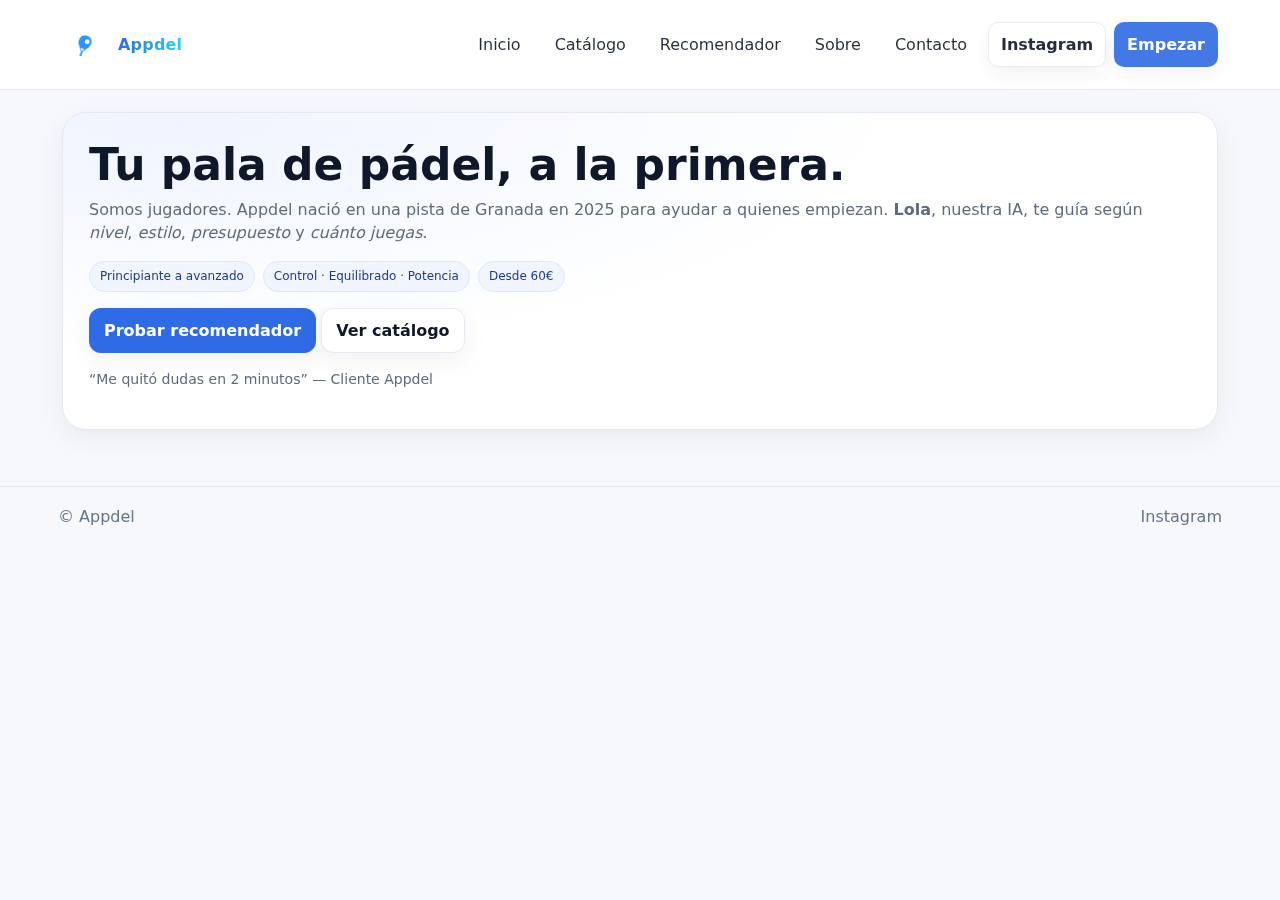
<file: appdel_diag_build_v1/index.html>
<!doctype html><html lang="es"><head>
<meta charset="utf-8"><meta name="viewport" content="width=device-width,initial-scale=1">
<title>Appdel</title>
<meta name="theme-color" content="#2E6BE5">
<link rel="stylesheet" href="assets/styles.css">
<script defer src="assets/app.js"></script>
</head><body>
<header class="header"><div class="wrap nav">
  <a href="index.html" class="logo" aria-label="Inicio"><img src="assets/logo.png" alt="Logo Appdel"><span class="brand">Appdel</span></a>
  <button class="hamb" aria-label="Abrir menú">☰</button>
  <nav class="navlinks" aria-label="Navegación principal">
    <a href="index.html">Inicio</a><a href="palas.html">Catálogo</a><a href="recomendador.html">Recomendador</a><a href="sobre.html">Sobre</a><a href="contacto.html">Contacto</a>
    <a class="btn ghost" href="https://www.instagram.com/appdel_" target="_blank" rel="noopener">Instagram</a>
    <a class="btn" href="recomendador.html">Empezar</a>
  </nav>
</div></header>

<main class="wrap">
  <section class="card reveal hero-text">
    <h1>Tu pala de pádel, a la primera.</h1>
    <p class="lead">Somos jugadores. Appdel nació en una pista de Granada en 2025 para ayudar a quienes empiezan. <strong>Lola</strong>, nuestra IA, te guía según <em>nivel</em>, <em>estilo</em>, <em>presupuesto</em> y <em>cuánto juegas</em>.</p>
    <div class="chips" style="margin:8px 0 14px">
      <span class="badge">Principiante a avanzado</span>
      <span class="badge">Control · Equilibrado · Potencia</span>
      <span class="badge">Desde 60€</span>
    </div>
    <p><a class="btn" href="recomendador.html">Probar recomendador</a> <a class="btn ghost" href="palas.html">Ver catálogo</a></p>
    <p style="color:var(--muted);margin-top:10px;font-size:14px">“Me quitó dudas en 2 minutos” — Cliente Appdel</p>
  </section>
</main>

<footer class="footer"><div class="wrap foot"><span>© Appdel</span><a href="https://www.instagram.com/appdel_" target="_blank" rel="noopener">Instagram</a></div></footer>
</body></html>
</file>
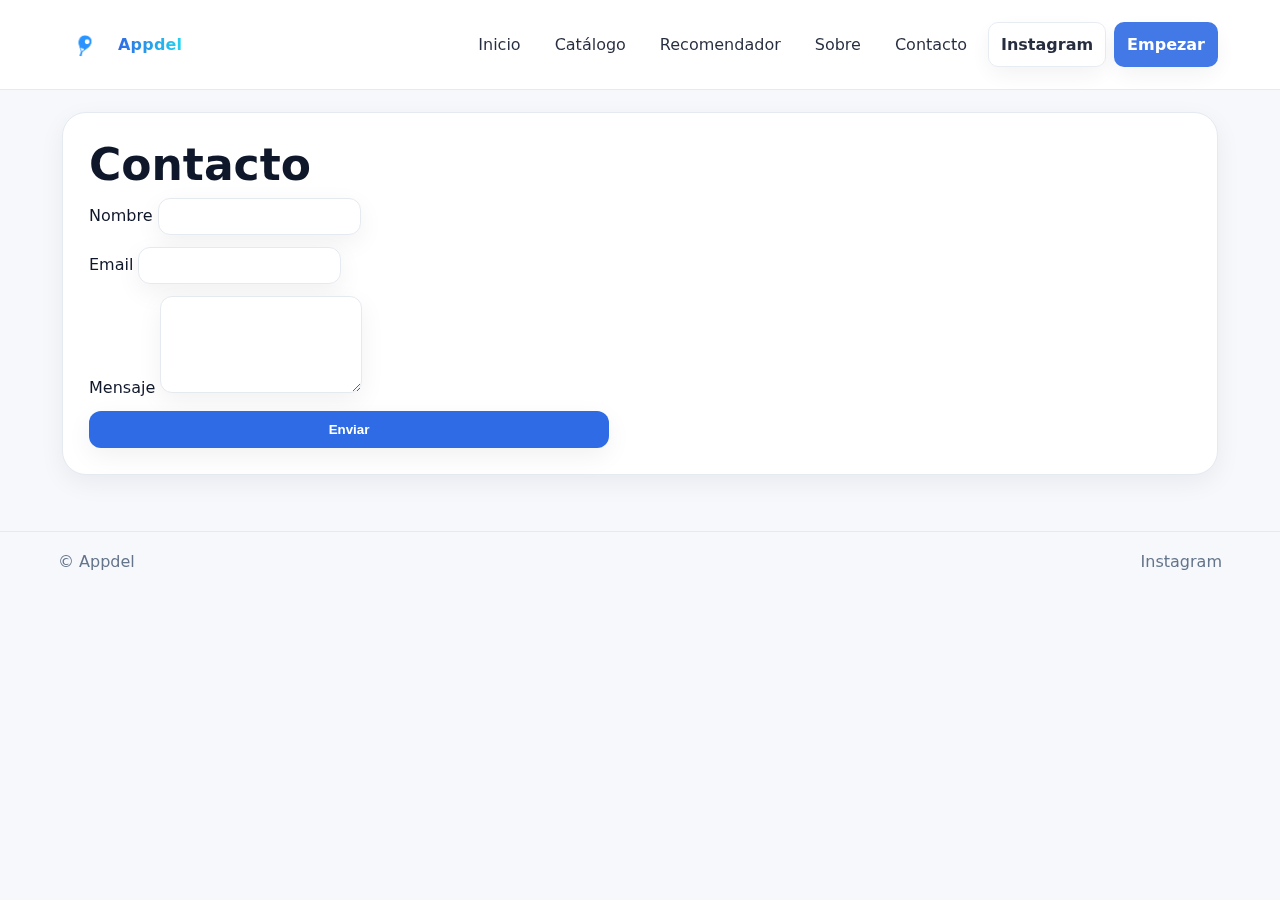
<file: appdel_diag_build_v1/contacto.html>
<!doctype html><html lang="es"><head>
<meta charset="utf-8"><meta name="viewport" content="width=device-width,initial-scale=1"><title>Contacto | Appdel</title>
<meta name="theme-color" content="#2E6BE5"><link rel="stylesheet" href="assets/styles.css"><script defer src="assets/app.js"></script></head><body>
<header class="header"><div class="wrap nav">
  <a href="index.html" class="logo" aria-label="Inicio"><img src="assets/logo.png" alt="Logo Appdel"><span class="brand">Appdel</span></a>
  <button class="hamb" aria-label="Abrir menú">☰</button>
  <nav class="navlinks" aria-label="Navegación principal">
    <a href="index.html">Inicio</a><a href="palas.html">Catálogo</a><a href="recomendador.html">Recomendador</a><a href="sobre.html">Sobre</a><a href="contacto.html">Contacto</a>
    <a class="btn ghost" href="https://www.instagram.com/appdel_" target="_blank" rel="noopener">Instagram</a>
    <a class="btn" href="recomendador.html">Empezar</a>
  </nav>
</div></header>
<main class="wrap">
  <section class="card reveal"><h1>Contacto</h1>
    <form action="https://formsubmit.co/juanantoniov20@gmail.com" method="POST" style="display:grid;gap:12px;max-width:520px">
      <input type="hidden" name="_subject" value="Nueva solicitud desde Appdel">
      <input type="hidden" name="_captcha" value="false">
      <input type="hidden" name="_template" value="table">
      <input type="hidden" name="_next" value="gracias.html">
      <label>Nombre <input class="input" name="name" required></label>
      <label>Email <input class="input" type="email" name="email" required></label>
      <label>Mensaje <textarea class="input" name="message" rows="5" required></textarea></label>
      <button class="btn" type="submit">Enviar</button>
    </form>
  </section>
</main>
<footer class="footer"><div class="wrap foot"><span>© Appdel</span><a href="https://www.instagram.com/appdel_" target="_blank" rel="noopener">Instagram</a></div></footer>
<script>
  // Prefill desde catálogo
  const pre = sessionStorage.getItem('prefill'); if(pre){ const ta=document.querySelector('textarea[name=message]'); if(ta) ta.value=pre; sessionStorage.removeItem('prefill'); }
</script>
</body></html>
</file>
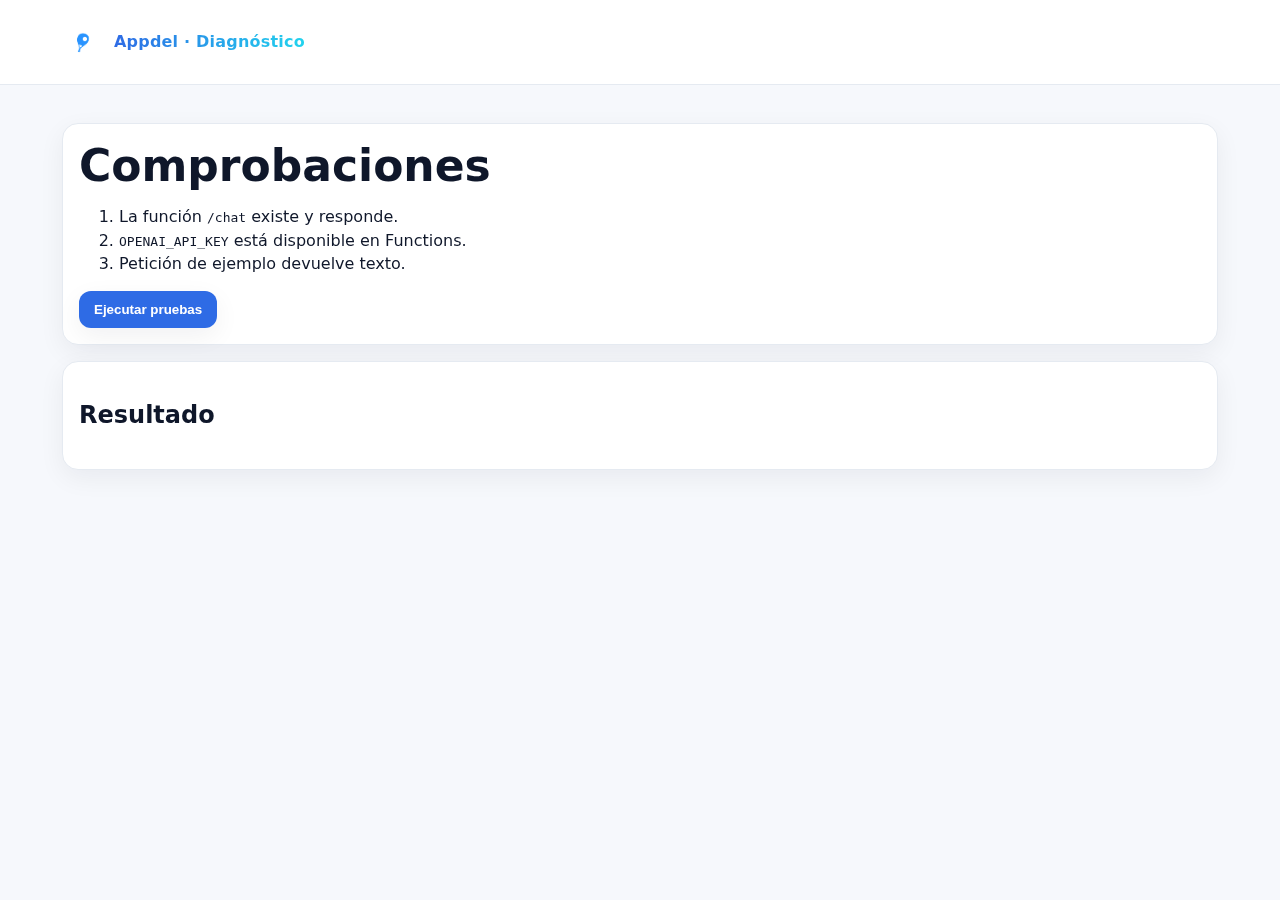
<file: appdel_diag_build_v1/diag.html>
<!doctype html><html lang="es"><head>
<meta charset="utf-8"><meta name="viewport" content="width=device-width,initial-scale=1">
<title>Diagnóstico Appdel</title>
<link rel="stylesheet" href="assets/styles.css">
<style>
.box{background:#fff;border:1px solid var(--stroke);border-radius:16px;padding:16px;box-shadow:var(--shadow);margin:16px 0}
.ok{color:#16a34a;font-weight:700}.bad{color:#dc2626;font-weight:700}
pre{white-space:pre-wrap;word-break:break-word;background:#f8fafc;border:1px solid var(--stroke);border-radius:12px;padding:10px}
</style>
</head><body>
<header class="header"><div class="wrap nav"><div class="logo"><img src="assets/logo.png" alt="Appdel" style="height:40px"><span class="brand">Appdel · Diagnóstico</span></div></div></header>
<main class="wrap">
  <section class="box">
    <h1>Comprobaciones</h1>
    <ol>
      <li>La función <code>/chat</code> existe y responde.</li>
      <li><code>OPENAI_API_KEY</code> está disponible en Functions.</li>
      <li>Petición de ejemplo devuelve texto.</li>
    </ol>
    <button class="btn" id="run">Ejecutar pruebas</button>
  </section>

  <section class="box"><h2>Resultado</h2>
    <div id="out"></div>
  </section>
</main>
<script>
const out = document.getElementById('out');
function log(html){ const p=document.createElement('div'); p.innerHTML=html; out.appendChild(p); }

document.getElementById('run').onclick = async () => {
  out.innerHTML = '';
  // 1) Health
  try{
    const r = await fetch('/.netlify/functions/health');
    const j = await r.json();
    log(`<p>Health: <span class="${j.ok?'ok':'bad'}">${j.ok?'OK':'NO KEY'}</span> · Modelo: <code>${j.model}</code></p>`);
  }catch(e){ log('<p class="bad">Health error</p>'); }

  // 2) HEAD to chat (should be 405), then POST
  try{
    const r = await fetch('/.netlify/functions/chat');
    log(`<p>Chat GET → ${r.status} (esperado 405)</p>`);
  }catch(e){ log('<p class="bad">Chat GET error</p>'); }

  try{
    const r = await fetch('/.netlify/functions/chat', {
      method:'POST',
      headers:{'Content-Type':'application/json'},
      body: JSON.stringify({ level:'intermediate', budget:120, style:'control', freq:3, recommendations:[] })
    });
    const t = await r.text();
    let txt = t;
    try{ const j = JSON.parse(t); txt = j.text || j.error || t; }catch{}
    const ok = r.ok;
    log(`<p>Chat POST → <span class="${ok?'ok':'bad'}">${ok?'OK':'ERROR '+r.status}</span></p><pre>${txt}</pre>`);
  }catch(e){ log('<p class="bad">Chat POST error</p><pre>'+e.message+'</pre>'); }
};
</script>
</body></html>
</file>
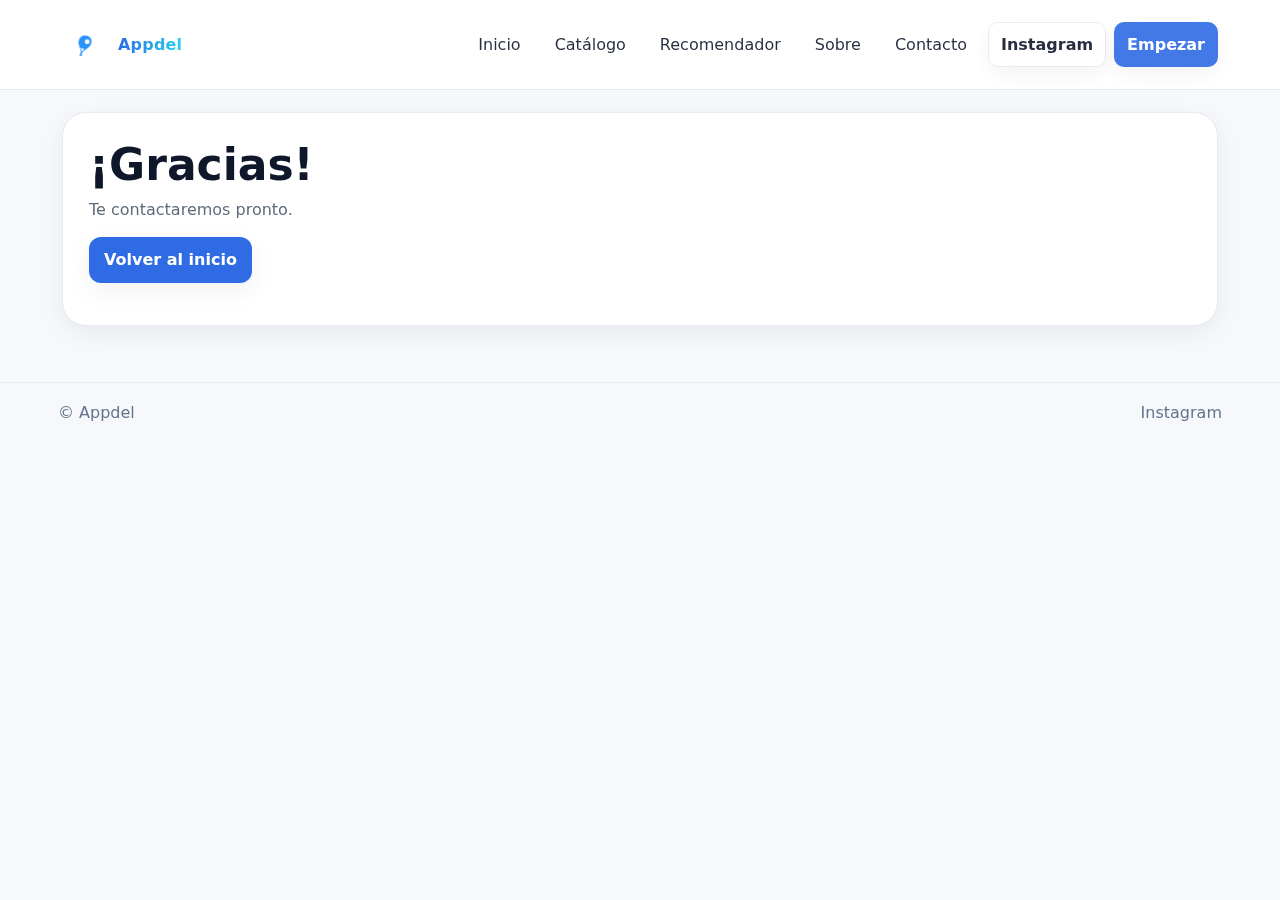
<file: appdel_diag_build_v1/gracias.html>
<!doctype html><html lang="es"><head>
<meta charset="utf-8"><meta name="viewport" content="width=device-width,initial-scale=1"><title>Gracias | Appdel</title>
<meta name="theme-color" content="#2E6BE5"><link rel="stylesheet" href="assets/styles.css"><script defer src="assets/app.js"></script></head><body>
<header class="header"><div class="wrap nav">
  <a href="index.html" class="logo" aria-label="Inicio"><img src="assets/logo.png" alt="Logo Appdel"><span class="brand">Appdel</span></a>
  <button class="hamb" aria-label="Abrir menú">☰</button>
  <nav class="navlinks" aria-label="Navegación principal">
    <a href="index.html">Inicio</a><a href="palas.html">Catálogo</a><a href="recomendador.html">Recomendador</a><a href="sobre.html">Sobre</a><a href="contacto.html">Contacto</a>
    <a class="btn ghost" href="https://www.instagram.com/appdel_" target="_blank" rel="noopener">Instagram</a>
    <a class="btn" href="recomendador.html">Empezar</a>
  </nav>
</div></header>
<main class="wrap">
  <section class="card reveal"><h1>¡Gracias!</h1><p class="lead">Te contactaremos pronto.</p>
    <p><a class="btn" href="index.html">Volver al inicio</a></p>
  </section>
</main>
<footer class="footer"><div class="wrap foot"><span>© Appdel</span><a href="https://www.instagram.com/appdel_" target="_blank" rel="noopener">Instagram</a></div></footer>
</body></html>
</file>
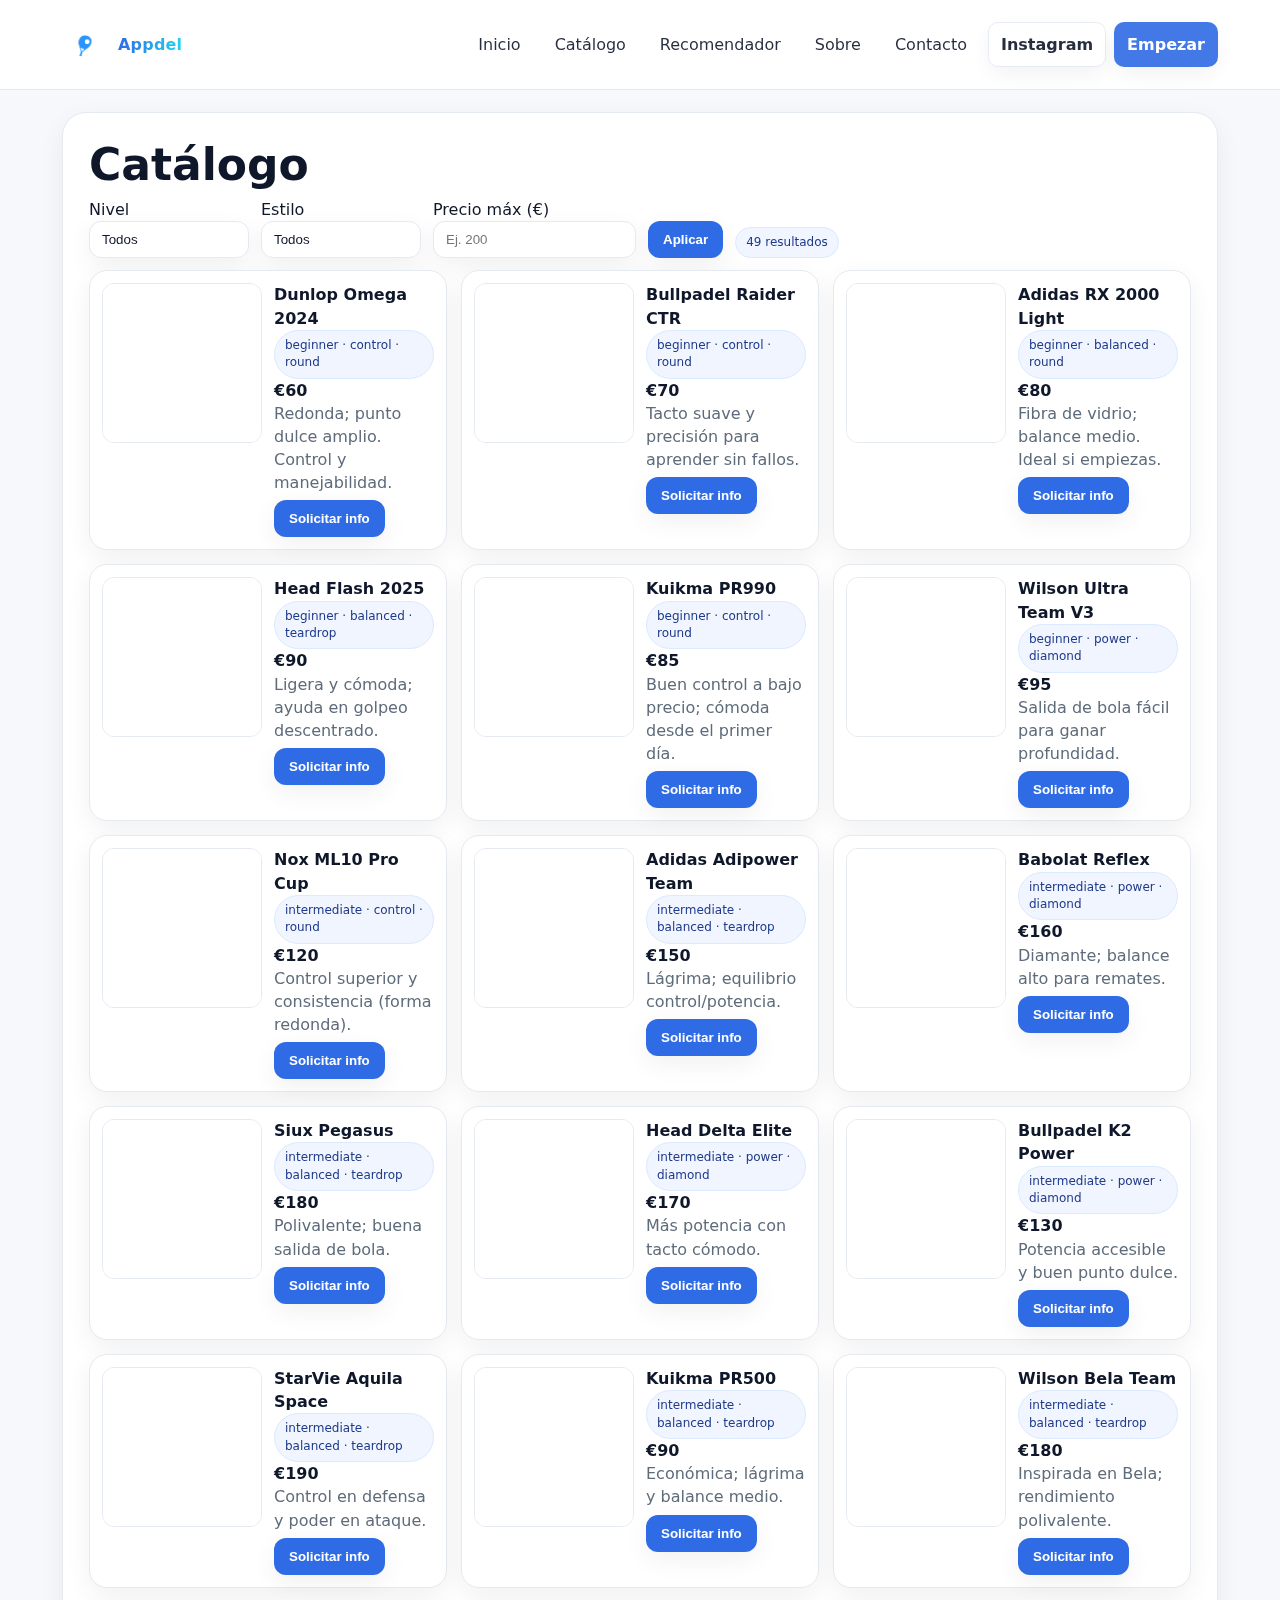
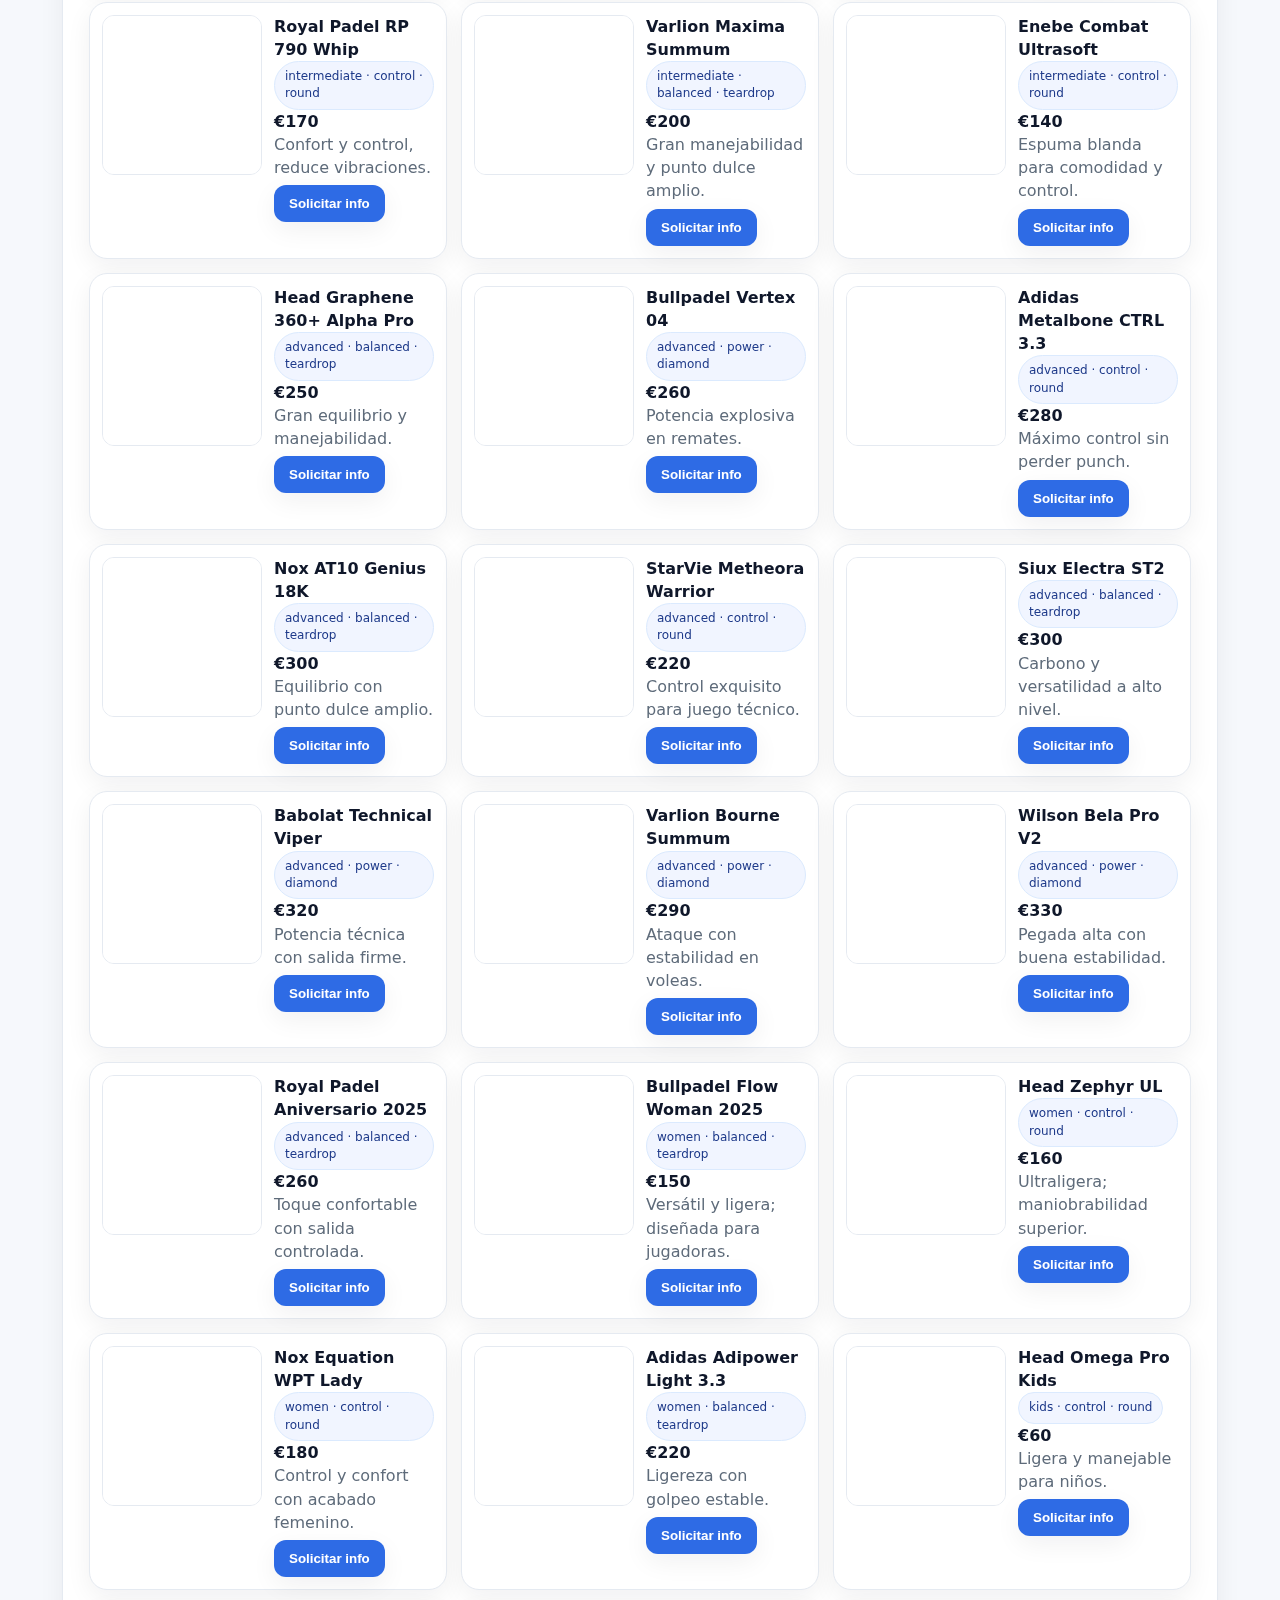
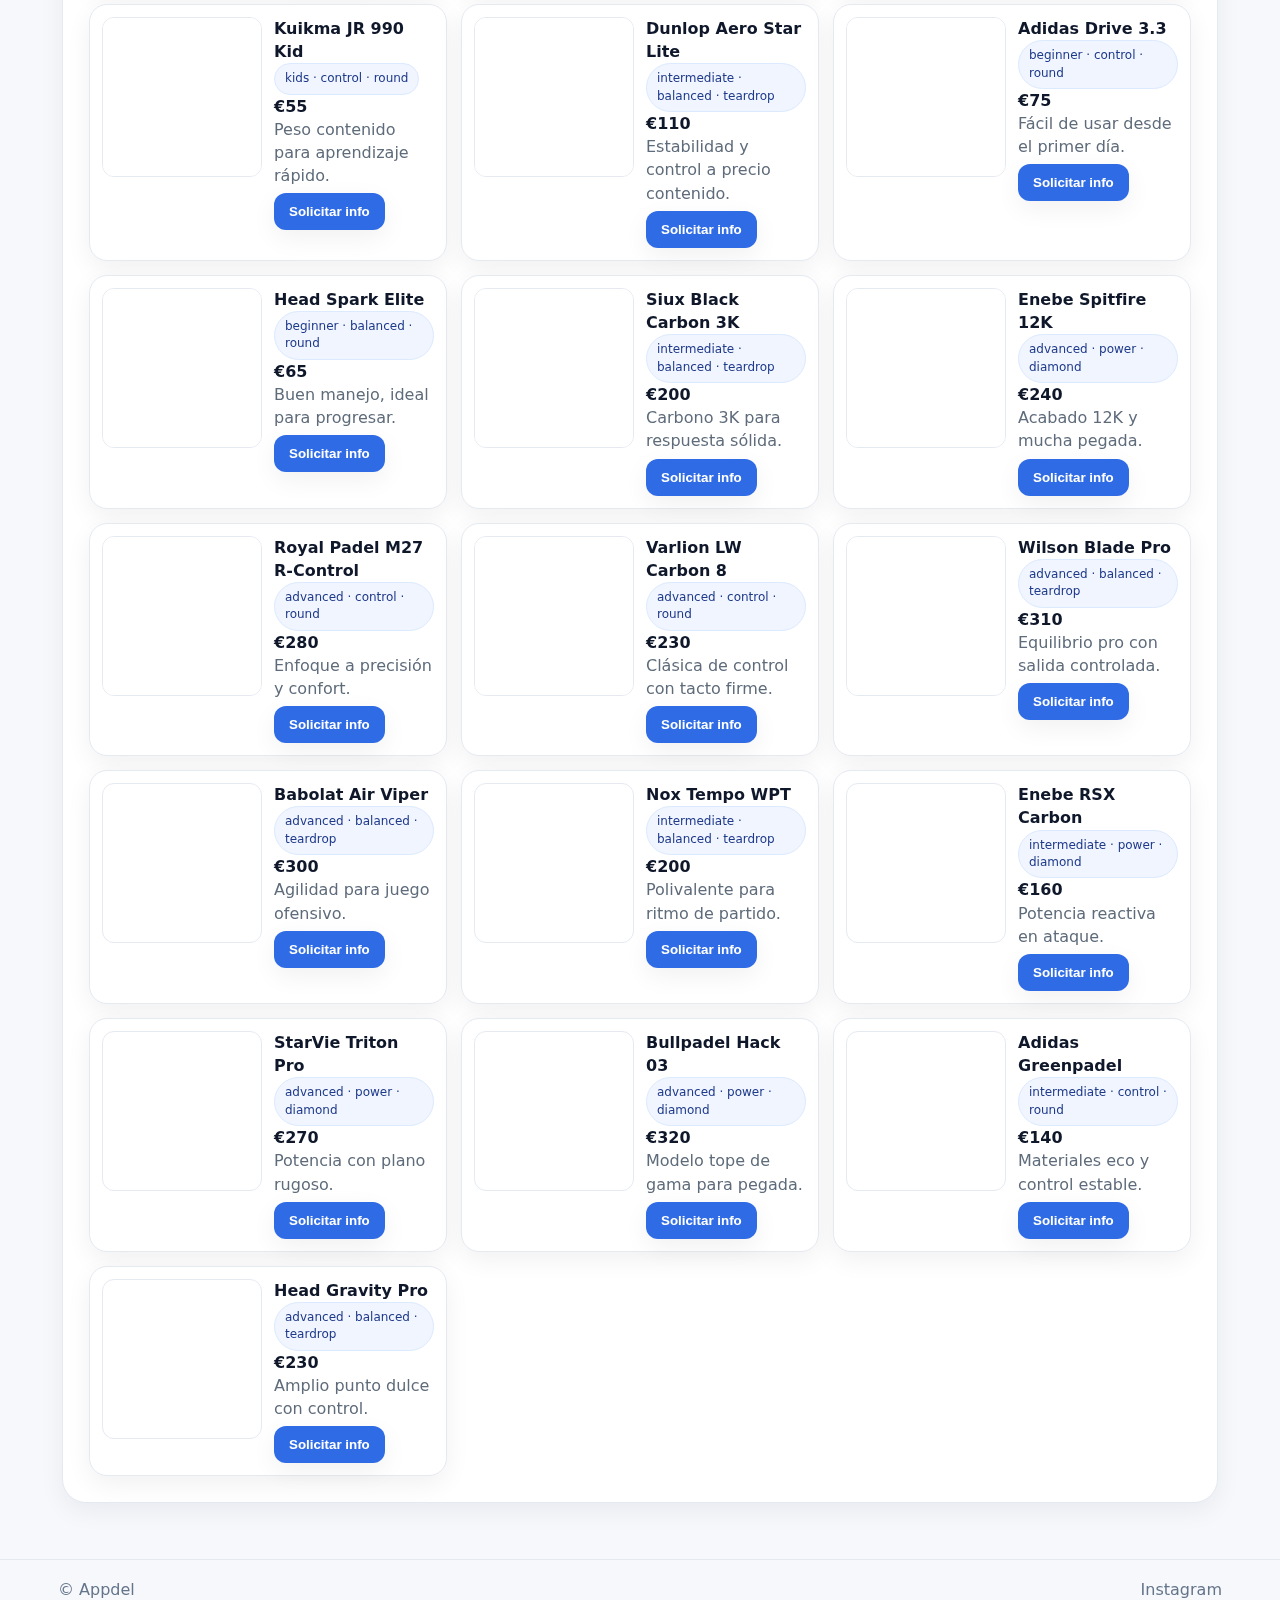
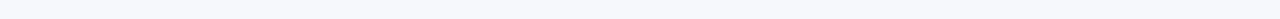
<file: appdel_diag_build_v1/palas.html>
<!doctype html><html lang="es"><head>
<meta charset="utf-8"><meta name="viewport" content="width=device-width,initial-scale=1"><title>Catálogo | Appdel</title>
<meta name="theme-color" content="#2E6BE5"><link rel="stylesheet" href="assets/styles.css"><script defer src="assets/app.js"></script></head><body>
<header class="header"><div class="wrap nav">
  <a href="index.html" class="logo" aria-label="Inicio"><img src="assets/logo.png" alt="Logo Appdel"><span class="brand">Appdel</span></a>
  <button class="hamb" aria-label="Abrir menú">☰</button>
  <nav class="navlinks" aria-label="Navegación principal">
    <a href="index.html">Inicio</a><a href="palas.html">Catálogo</a><a href="recomendador.html">Recomendador</a><a href="sobre.html">Sobre</a><a href="contacto.html">Contacto</a>
    <a class="btn ghost" href="https://www.instagram.com/appdel_" target="_blank" rel="noopener">Instagram</a>
    <a class="btn" href="recomendador.html">Empezar</a>
  </nav>
</div></header>
<main class="wrap">
  <section class="card reveal"><h1>Catálogo</h1>
    <div class="filters">
      <label> Nivel<br>
        <select id="f-level"><option value="">Todos</option><option value="beginner">Principiante</option><option value="intermediate">Intermedio</option><option value="advanced">Avanzado</option><option value="women">Mujer</option><option value="kids">Junior</option></select>
      </label>
      <label> Estilo<br>
        <select id="f-style"><option value="">Todos</option><option value="control">Control</option><option value="balanced">Equilibrado</option><option value="power">Potencia</option></select>
      </label>
      <label> Precio máx (€)<br><input id="f-price" class="input" type="number" min="0" step="10" placeholder="Ej. 200"></label>
      <button id="f-apply" class="btn" type="button">Aplicar</button>
      <span class="badge" id="count">0 resultados</span>
    </div>
    <div id="catalog" class="catalog"></div>
  </section>
</main>
<footer class="footer"><div class="wrap foot"><span>© Appdel</span><a href="https://www.instagram.com/appdel_" target="_blank" rel="noopener">Instagram</a></div></footer>
<script src="assets/data.js"></script>
<script>
  function render(items){
    const el=document.getElementById('catalog'); const count=document.getElementById('count'); el.innerHTML='';
    (items||[]).forEach(x=>{
      const card=document.createElement('div'); card.className='tile';
      card.innerHTML=`<img alt="Pala ${x.brand} ${x.model}" src="${x.img}" width="160" height="160" loading="lazy" decoding="async">
        <div class="meta">
          <div style="font-weight:700">${x.brand} ${x.model}</div>
          <div class="badge">${x.level} · ${x.style} · ${x.shape||''}</div>
          <div class="price">€${x.price}</div>
          <div style="color:var(--muted)">${x.description||''}</div>
          <div class="buy" style="margin-top:6px"><button class="btn" data-buy="${x.brand} ${x.model}">Solicitar info</button></div>
        </div>`;
      el.appendChild(card);
    });
    if(count) count.textContent=(items||[]).length+' resultados';
    el.querySelectorAll('[data-buy]').forEach(btn=>{
      btn.addEventListener('click', (e)=>{
        const p = e.currentTarget.getAttribute('data-buy');
        sessionStorage.setItem('prefill','Hola, me interesa la pala '+p+'. ¿Disponibilidad y precio?');
        window.location.href='contacto.html';
      });
    });
  }
  function apply(){
    const lv=document.getElementById('f-level').value; const st=document.getElementById('f-style').value; const max=parseFloat(document.getElementById('f-price').value||'0');
    const filtered=(window.RACKETS||[]).filter(x=> (lv?x.level===lv:true) && (st?x.style===st:true) && (max?x.price<=max:true));
    render(filtered);
  }
  document.getElementById('f-apply').addEventListener('click', apply);
  render(window.RACKETS||[]);
</script>
</body></html>
</file>
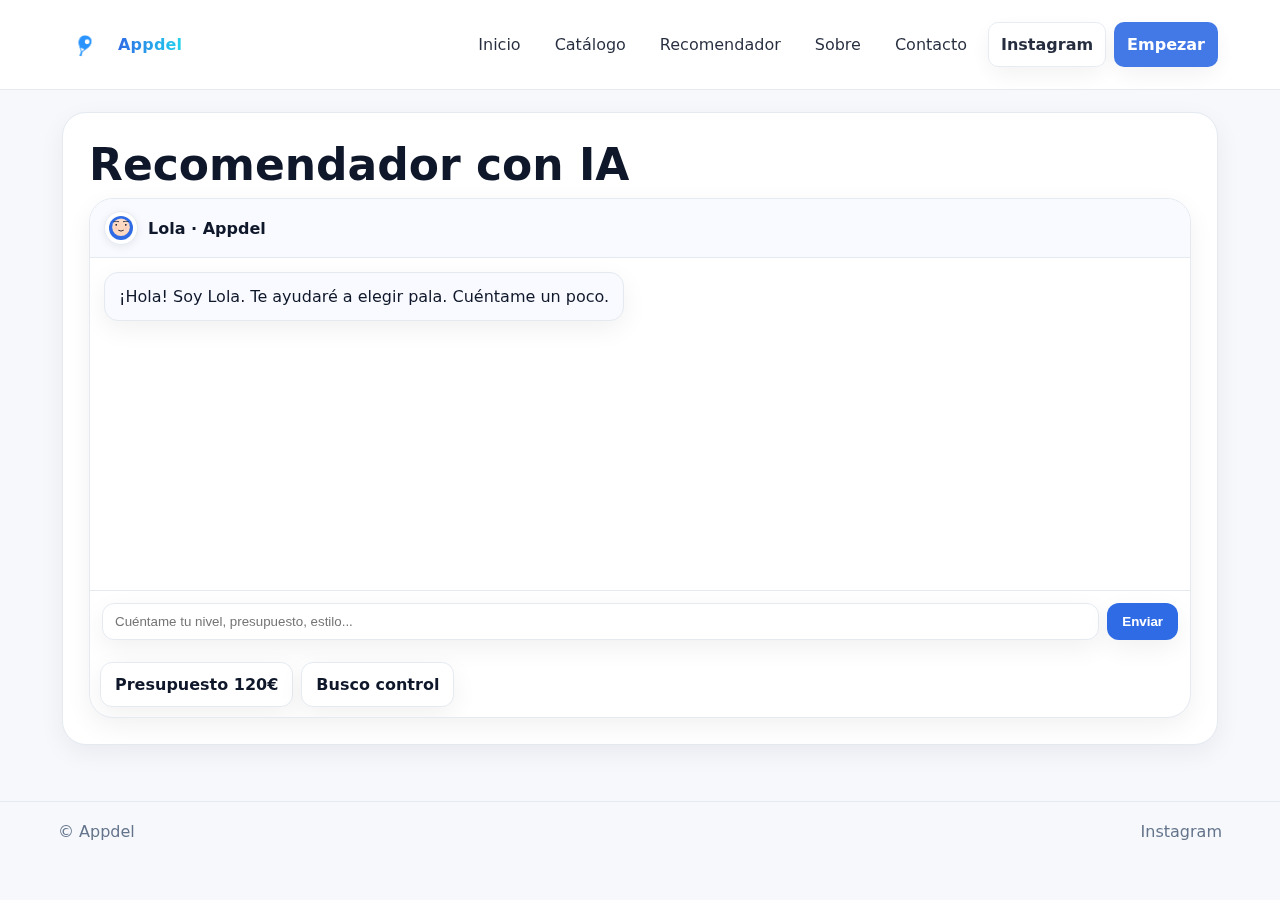
<file: appdel_diag_build_v1/recomendador.html>
<!doctype html><html lang="es"><head>
<meta charset="utf-8"><meta name="viewport" content="width=device-width,initial-scale=1"><title>Recomendador | Appdel</title>
<meta name="theme-color" content="#2E6BE5"><link rel="stylesheet" href="assets/styles.css"><script defer src="assets/app.js"></script></head><body>
<header class="header"><div class="wrap nav">
  <a href="index.html" class="logo" aria-label="Inicio"><img src="assets/logo.png" alt="Logo Appdel"><span class="brand">Appdel</span></a>
  <button class="hamb" aria-label="Abrir menú">☰</button>
  <nav class="navlinks" aria-label="Navegación principal">
    <a href="index.html">Inicio</a><a href="palas.html">Catálogo</a><a href="recomendador.html">Recomendador</a><a href="sobre.html">Sobre</a><a href="contacto.html">Contacto</a>
    <a class="btn ghost" href="https://www.instagram.com/appdel_" target="_blank" rel="noopener">Instagram</a>
    <a class="btn" href="recomendador.html">Empezar</a>
  </nav>
</div></header>
<main class="wrap">
  <section class="card reveal"><h1>Recomendador con IA</h1>
    <div class="chat">
      <div class="chat-hd"><img class="agent" id="avatarLola" src="assets/avatars/lola-smile.svg" alt="Lola avatar"><strong>Lola · Appdel</strong></div>
      <div class="chat-body" id="chat"></div>
      <div class="chat-in"><input id="input" class="input field" placeholder="Cuéntame tu nivel, presupuesto, estilo..." /><button id="send" class="btn">Enviar</button></div>
      <div class="chips" id="chips" style="padding:10px"><span class="btn ghost">Presupuesto 120€</span><span class="btn ghost">Busco control</span></div>
    </div>
  </section>
</main>
<footer class="footer"><div class="wrap foot"><span>© Appdel</span><a href="https://www.instagram.com/appdel_" target="_blank" rel="noopener">Instagram</a></div></footer>
<script src="assets/data.js"></script>
<script type="module" src="assets/chat.js"></script>
<script>
  const chat=document.getElementById('chat'); const input=document.getElementById('input'); const send=document.getElementById('send');
  function say(t,who='ai'){const m=document.createElement('div');m.className='msg '+(who==='ai'?'ai':'me');m.textContent=t;chat.appendChild(m);chat.scrollTop=chat.scrollHeight;}
  async function handle(t){
    if(!t) return;
    const ava = document.getElementById('avatarLola'); if(ava) ava.src='assets/avatars/lola-thinking.svg';
    say(t,'me'); input.value='';
    const recs=(window.RACKETS||[]).slice(0,3);
    try{ const mod=await import('./assets/chat.js'); const text = await mod.appdelChat({level:'intermediate',budget:120,style:'control',freq:3,recommendations:recs}); say(text); }
    catch(e){ say('No puedo conectar ahora.'); console.error(e); }
    finally{ if(ava) ava.src='assets/avatars/lola-smile.svg'; }
  }
  send.onclick=()=>handle(input.value.trim()); input.addEventListener('keydown',e=>{if(e.key==='Enter'){e.preventDefault();send.click();}});
  say('¡Hola! Soy Lola. Te ayudaré a elegir pala. Cuéntame un poco.');
</script>
</body></html>
</file>
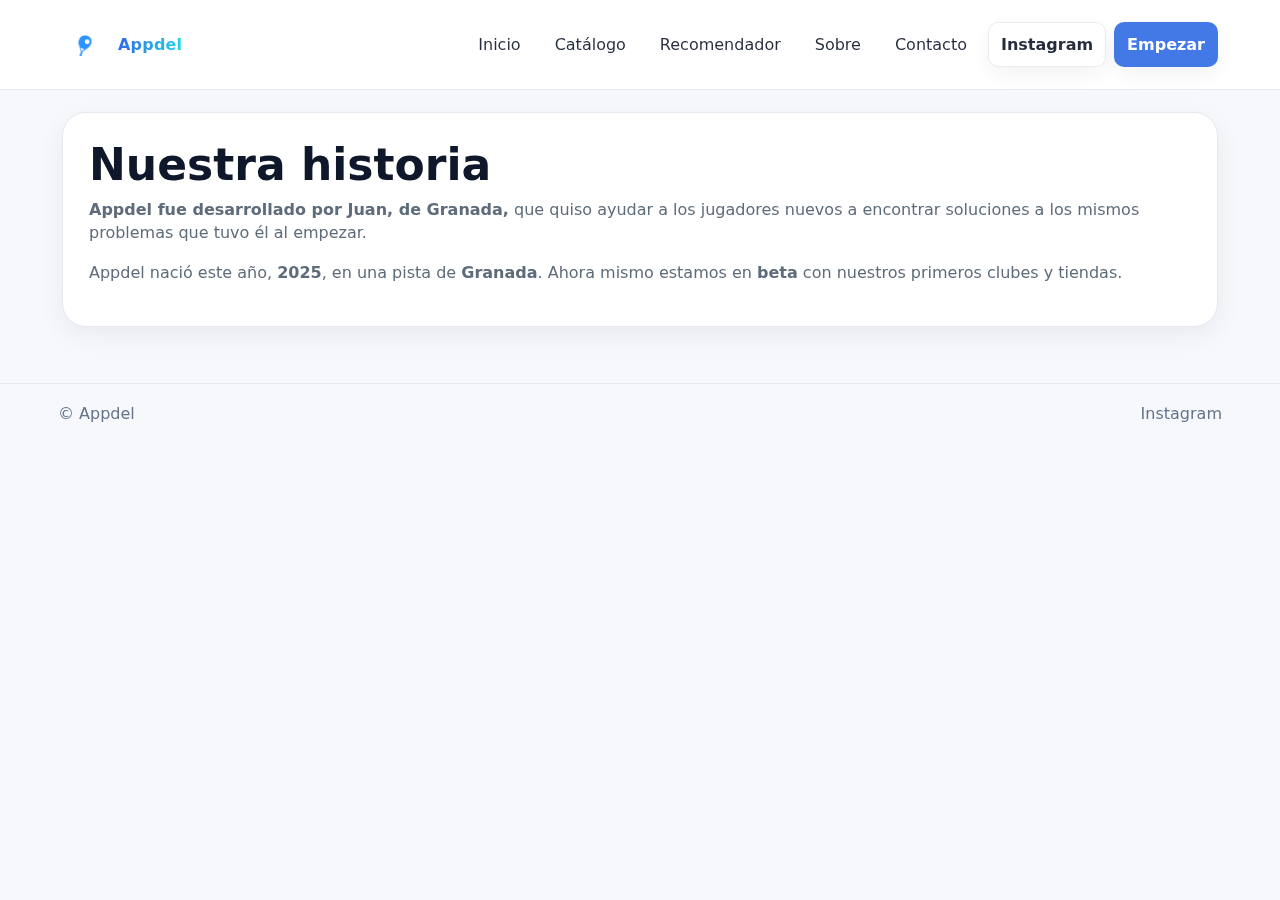
<file: appdel_diag_build_v1/sobre.html>
<!doctype html><html lang="es"><head>
<meta charset="utf-8"><meta name="viewport" content="width=device-width,initial-scale=1"><title>Sobre Appdel</title>
<meta name="theme-color" content="#2E6BE5"><link rel="stylesheet" href="assets/styles.css"><script defer src="assets/app.js"></script></head><body>
<header class="header"><div class="wrap nav">
  <a href="index.html" class="logo" aria-label="Inicio"><img src="assets/logo.png" alt="Logo Appdel"><span class="brand">Appdel</span></a>
  <button class="hamb" aria-label="Abrir menú">☰</button>
  <nav class="navlinks" aria-label="Navegación principal">
    <a href="index.html">Inicio</a><a href="palas.html">Catálogo</a><a href="recomendador.html">Recomendador</a><a href="sobre.html">Sobre</a><a href="contacto.html">Contacto</a>
    <a class="btn ghost" href="https://www.instagram.com/appdel_" target="_blank" rel="noopener">Instagram</a>
    <a class="btn" href="recomendador.html">Empezar</a>
  </nav>
</div></header>
<main class="wrap">
  <section class="card reveal">
    <h1>Nuestra historia</h1>
    <p class="lead"><strong>Appdel fue desarrollado por Juan, de Granada,</strong> que quiso ayudar a los jugadores nuevos a encontrar soluciones a los mismos problemas que tuvo él al empezar.</p>
    <p class="lead">Appdel nació este año, <strong>2025</strong>, en una pista de <strong>Granada</strong>. Ahora mismo estamos en <strong>beta</strong> con nuestros primeros clubes y tiendas.</p>
  </section>
</main>
<footer class="footer"><div class="wrap foot"><span>© Appdel</span><a href="https://www.instagram.com/appdel_" target="_blank" rel="noopener">Instagram</a></div></footer>
</body></html>
</file>
<file: appdel_diag_build_v1/assets/styles.css>
:root{
  --bg:#F6F8FC; --surface:#FFFFFF; --ink:#0F172A; --muted:#5E6B7A; --stroke:#E5EAF1;
  --brand:#2E6BE5; --brand-2:#22D3EE; --accent:#10B981;
  --radius:16px; --radius-lg:24px; --shadow:0 8px 26px rgba(15,23,42,.06); --shadow2:0 12px 34px rgba(15,23,42,.10);
  --ease:cubic-bezier(.2,.8,.2,1);
}
*{box-sizing:border-box}
html{scroll-behavior:smooth}
body{margin:0;background:var(--bg);color:var(--ink);font-family:ui-sans-serif,system-ui,-apple-system,Segoe UI,Roboto,Arial,"Noto Sans","Helvetica Neue",sans-serif;line-height:1.45}
img{max-width:100%;display:block}
a{color:inherit;text-decoration:none}
.wrap{max-width:1200px;margin:0 auto;padding:clamp(14px,2vw,22px)}

/* Header */
.header{position:sticky;top:0;z-index:60;background:rgba(255,255,255,.92);backdrop-filter:saturate(1.05) blur(8px);border-bottom:1px solid var(--stroke)}
.nav{display:flex;align-items:center;justify-content:space-between;gap:12px}
.logo{display:flex;align-items:center;gap:12px}
.logo img{height:44px;width:auto;filter:drop-shadow(0 1px 0 rgba(0,0,0,.02));animation:logoIn .5s var(--ease) both}
.brand{font-weight:800;letter-spacing:.2px;background:linear-gradient(90deg,var(--brand),var(--brand-2));-webkit-background-clip:text;background-clip:text;color:transparent}
@keyframes logoIn{from{transform:translateY(6px) scale(.98);opacity:0}to{transform:none;opacity:1}}
.navlinks{display:flex;gap:8px;align-items:center}
.navlinks a{padding:10px 12px;border-radius:10px;border:1px solid transparent;opacity:.9}
.navlinks a:hover{opacity:1;background:#EFF4FF;border-color:var(--stroke)}
.hamb{display:none;background:#fff;border:1px solid var(--stroke);border-radius:10px;padding:10px;box-shadow:var(--shadow);cursor:pointer}
.btn{display:inline-flex;align-items:center;justify-content:center;gap:8px;background:var(--brand);color:#fff;border:1px solid transparent;border-radius:12px;padding:10px 14px;font-weight:600;cursor:pointer;box-shadow:var(--shadow);transition:transform .18s var(--ease),box-shadow .18s var(--ease)}
.btn:hover{transform:translateY(-1px);box-shadow:var(--shadow2)}
.btn.ghost{background:#fff;color:var(--ink);border-color:var(--stroke)}

/* Cards / hero */
.card{background:var(--surface);border:1px solid var(--stroke);border-radius:var(--radius-lg);padding:clamp(16px,2.5vw,26px);box-shadow:var(--shadow)}
h1{font-size:clamp(28px,4vw,44px);line-height:1.05;margin:.2rem 0 .6rem}
.lead{color:var(--muted);font-weight:500;margin:.4rem 0 1rem}

/* Catalog */
.catalog{display:grid;grid-template-columns:repeat(3,minmax(0,1fr));gap:14px}
.tile{display:flex;gap:12px;align-items:flex-start;padding:12px;background:#fff;border:1px solid var(--stroke);border-radius:18px;box-shadow:var(--shadow)}
.tile img{width:160px;height:160px;border-radius:12px;border:1px solid var(--stroke);object-fit:cover;background:#fff}
.badge{display:inline-block;padding:6px 10px;border-radius:999px;background:#F1F5FF;color:#1E3A8A;border:1px solid #DBEAFE;font-size:12px}
.price{font-weight:700}
.filters{display:flex;gap:12px;flex-wrap:wrap;align-items:flex-end;margin-bottom:12px}
.input,select,textarea{appearance:none;background:#fff;border:1px solid var(--stroke);border-radius:12px;padding:10px 12px;min-width:160px;color:var(--ink);outline:none;box-shadow:var(--shadow)}

/* Chat */
.chat{display:flex;flex-direction:column;height:520px;background:#fff;border:1px solid var(--stroke);border-radius:var(--radius-lg);overflow:hidden;box-shadow:var(--shadow)}
.chat-hd{display:flex;align-items:center;gap:10px;padding:12px 14px;border-bottom:1px solid var(--stroke);background:#F8FAFF}
.agent{width:34px;height:34px;border-radius:999px;border:1px solid var(--stroke);box-shadow:0 2px 8px rgba(15,23,42,.08);background:#fff;object-fit:cover}
.chat-body{flex:1;padding:14px;display:flex;flex-direction:column;gap:10px;overflow:auto;background:#FFF}
.msg{max-width:76%;padding:12px 14px;border-radius:14px;border:1px solid var(--stroke);line-height:1.45;white-space:pre-wrap;box-shadow:var(--shadow)}
.ai{align-self:flex-start;background:#F8FAFF}
.me{align-self:flex-end;background:#ECFDF5;border-color:#D1FAE5}
.chat-in{display:flex;gap:8px;padding:12px;border-top:1px solid var(--stroke);background:#fff}
.field{flex:1}

/* Footer */
.footer{border-top:1px solid var(--stroke);margin-top:34px}
.foot{display:flex;align-items:center;justify-content:space-between;color:#64748B;padding:18px}

/* Reveal */
.reveal{opacity:.001;transform:translateY(8px);transition:opacity .5s var(--ease),transform .5s var(--ease)}
.reveal.on{opacity:1;transform:none}

/* Responsive */
@media (max-width:1024px){.catalog{grid-template-columns:repeat(2,minmax(0,1fr))}.tile img{width:140px;height:140px}}
@media (max-width:900px){
  .navlinks{display:none;position:fixed;top:64px;left:16px;right:16px;background:#fff;border:1px solid var(--stroke);border-radius:16px;padding:12px;box-shadow:var(--shadow)}
  .navlinks.open{display:flex;flex-direction:column;gap:6px}
  .hamb{display:inline-flex}
  .tile{align-items:center}
}
@media (max-width:600px){.catalog{grid-template-columns:1fr}.tile img{width:120px;height:120px}.chat{height:520px}.agent{width:30px;height:30px}}

/* Home hero layout */
.hero-grid{display:grid;grid-template-columns:1.2fr 1fr;align-items:center;gap:16px}
.hero-art{text-align:center}
@media (max-width:900px){.hero-grid{grid-template-columns:1fr}.hero-art{order:-1}}
.chips{display:flex;gap:8px;flex-wrap:wrap}

/* Text-first hero */
.hero-text{
  background: radial-gradient(1200px 400px at 10% 0%, #EFF4FF 0%, rgba(239,244,255,0) 60%) , var(--surface);
}
</file>
